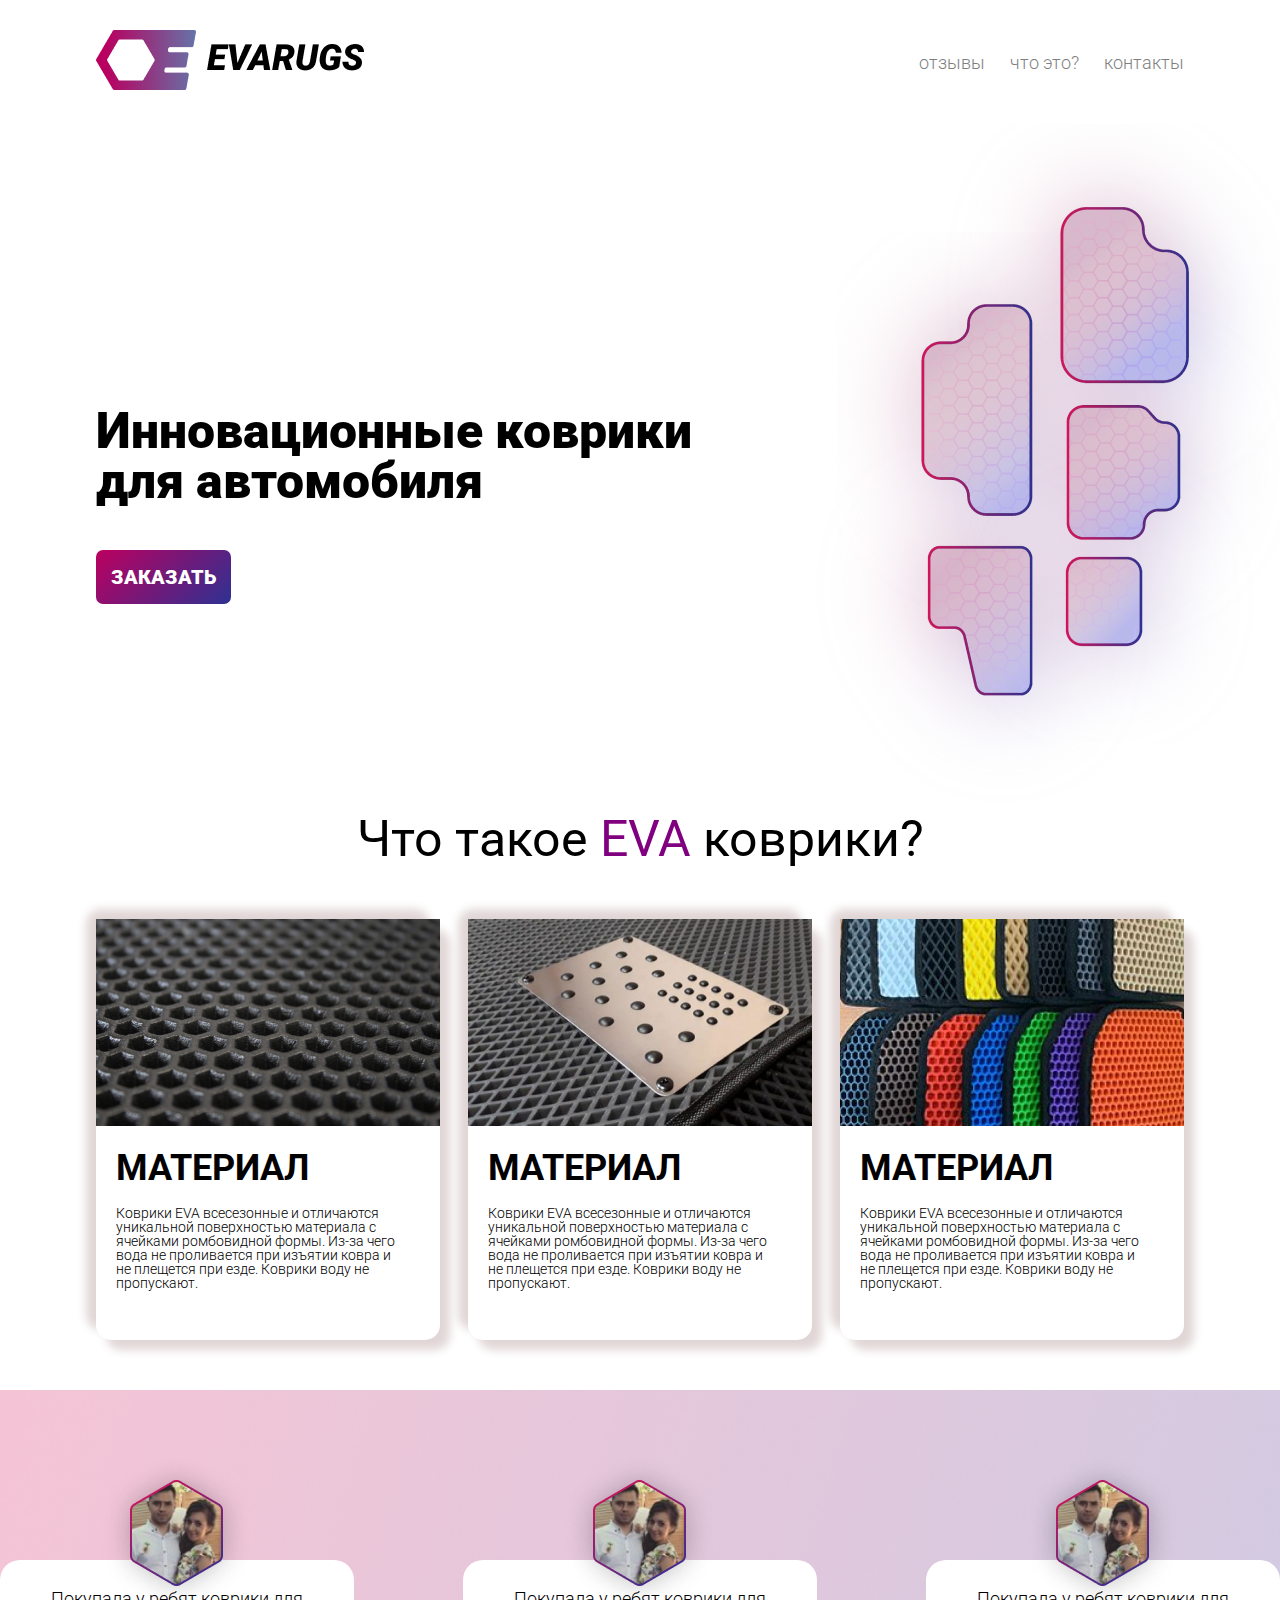
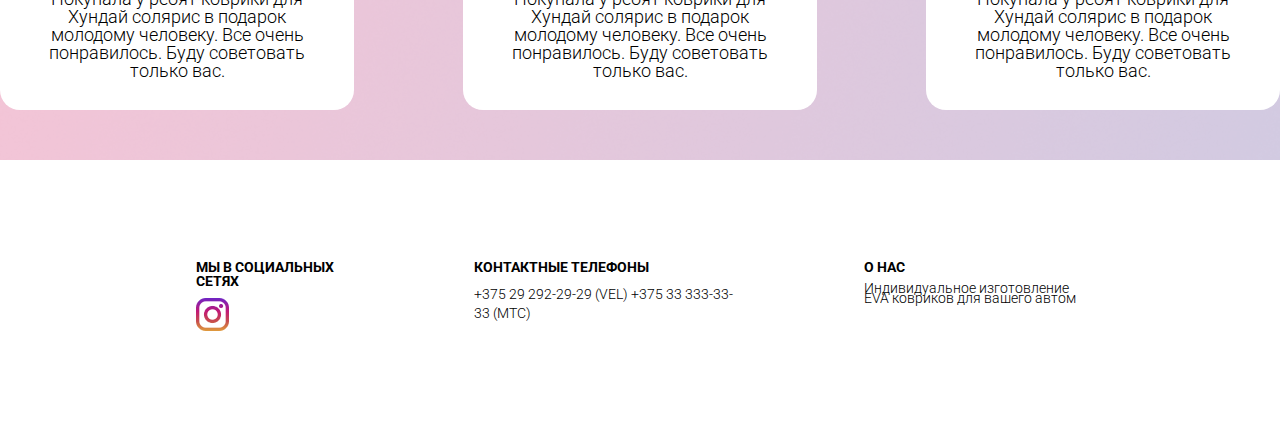
<file: index.html>
<!DOCTYPE html>
<html lang="en">
<head>
    <meta charset="UTF-8">
    <meta name="viewport" content="width=device-width, initial-scale=1.0">
    <title>Responsive</title>
    <link rel="preconnect" href="https://fonts.googleapis.com">
<link rel="preconnect" href="https://fonts.gstatic.com" crossorigin>
<link href="https://fonts.googleapis.com/css2?family=Livvic:ital,wght@0,100;0,200;0,300;0,400;0,500;0,600;0,700;0,900;1,100;1,200;1,300;1,400;1,500;1,600;1,700;1,900&family=Roboto:ital,wght@0,100..900;1,100..900&display=swap" rel="stylesheet">
    <link rel="stylesheet" href="./main.css">
</head>
<body>
    <header>
        <div class="container">
            <nav class="header__nav">
                <a href="./index.html">
                    <img src="./Group 3.png" alt="">
                </a>
                <ul class="header__list">
                    <li class="header__item">
                        <a href="#" class="header__link">отзывы</a>
                    </li>
                    <li class="header__item">
                        <a href="#" class="header__link">что это?</a>
                    </li>
                    <li class="header__item">
                        <a href="#" class="header__link">контакты</a>
                    </li>
                </ul>
            </nav>
        </div>
    </header>
    <section class="hero">
        <div class="container">
            <div class="hero__wrapper">
                <div class="hero__textbox">
                    <h1 class="hero__title">
Инновационные коврики 
для автомобиля
                    </h1>
                    <a href="./about.html" class="hero__link">ЗАКАЗАТЬ</a>
                </div>
                <img class="bg" src="./коврф 1.png" alt="">
            </div>
        </div>
    </section>
    <section class="hero2">
        <div class="container">
            <h2 class="hero2_item">
                Что такое <span class="span">EVA </span>коврики?
            </h2>
           <div class="hero2__wrapper">
            <div class="hero2_box">
                <img class="hero2__img" src="./image00004 1.jpg" alt="">
                <h2 class="hero2-item2">
                    МАТЕРИАЛ
                </h2>
                <p class="hero2__text">
                    Коврики EVA всесезонные и отличаются уникальной поверхностью материала с ячейками ромбовидной формы. Из-за чего вода не проливается при изъятии ковра и не плещется при езде. Коврики воду не пропускают.
                </p>
            </div>
            <div class="hero2_box">
                <img class="hero2__img" src="./file 1.jpg" alt="">
                <h2 class="hero2-item2">
                    МАТЕРИАЛ
                </h2>
                <p class="hero2__text">
                    Коврики EVA всесезонные и отличаются уникальной поверхностью материала с ячейками ромбовидной формы. Из-за чего вода не проливается при изъятии ковра и не плещется при езде. Коврики воду не пропускают.
                </p>
            </div>
            <div class="hero2_box">
                <img class="hero2__img" src="./kov1-1-300x225 1.jpg" alt="">
                <h2 class="hero2-item2">
                    МАТЕРИАЛ
                </h2>
                <p class="hero2__text">
                    Коврики EVA всесезонные и отличаются уникальной поверхностью материала с ячейками ромбовидной формы. Из-за чего вода не проливается при изъятии ковра и не плещется при езде. Коврики воду не пропускают.
                </p>
            </div>
           </div>
        </div>
    </section>
    <section class="hero3">
        <div class=" hero3-wrapper">
            <div class="hero3-box">
                <img class="hero3__img" src="./Mask Group.png" alt="">
                <p class="hero3-text">
                    Покупала у ребят коврики для Хундай солярис в подарок молодому человеку. Все очень понравилось. Буду советовать только вас.
                </p>
            </div>
            <div class="hero3-box">
                <img class="hero3__img" src="./Mask Group.png" alt="">
                <p class="hero3-text">
                    Покупала у ребят коврики для Хундай солярис в подарок молодому человеку. Все очень понравилось. Буду советовать только вас.
                </p>
            </div>
            <div class="hero3-box">
                <img class="hero3__img" src="./Mask Group.png" alt="">
                <p class="hero3-text">
                    Покупала у ребят коврики для Хундай солярис в подарок молодому человеку. Все очень понравилось. Буду советовать только вас.
                </p>
            </div>
        </div>
    </section>
    <footer>
        <div class="container footer__wrapper">
            <div class="footer__box">
                <p class="footer__text">
                    МЫ В СОЦИАЛЬНЫХ СЕТЯХ
                </p>
                <img class="footer__logo" src="./512px-Instagram_new 1.png" alt="">
            </div>
            <div class="footer__box">
                <p class="footer__text">
                    КОНТАКТНЫЕ ТЕЛЕФОНЫ
                </p>
                <a class="footer__link" href="">+375 29 292-29-29 (VEL)
                    +375 33 333-33-33 (МТС)</a>

            </div>
            <div class="footer__box">
                <h3 class="footer__text">
                    О НАС
                </h3>
  <p class="footer__link">Индивидуальное изготовление EVA ковриков для вашего автом</p>
            </div>
        </div>
    </footer>
</body>
</html>
</file>
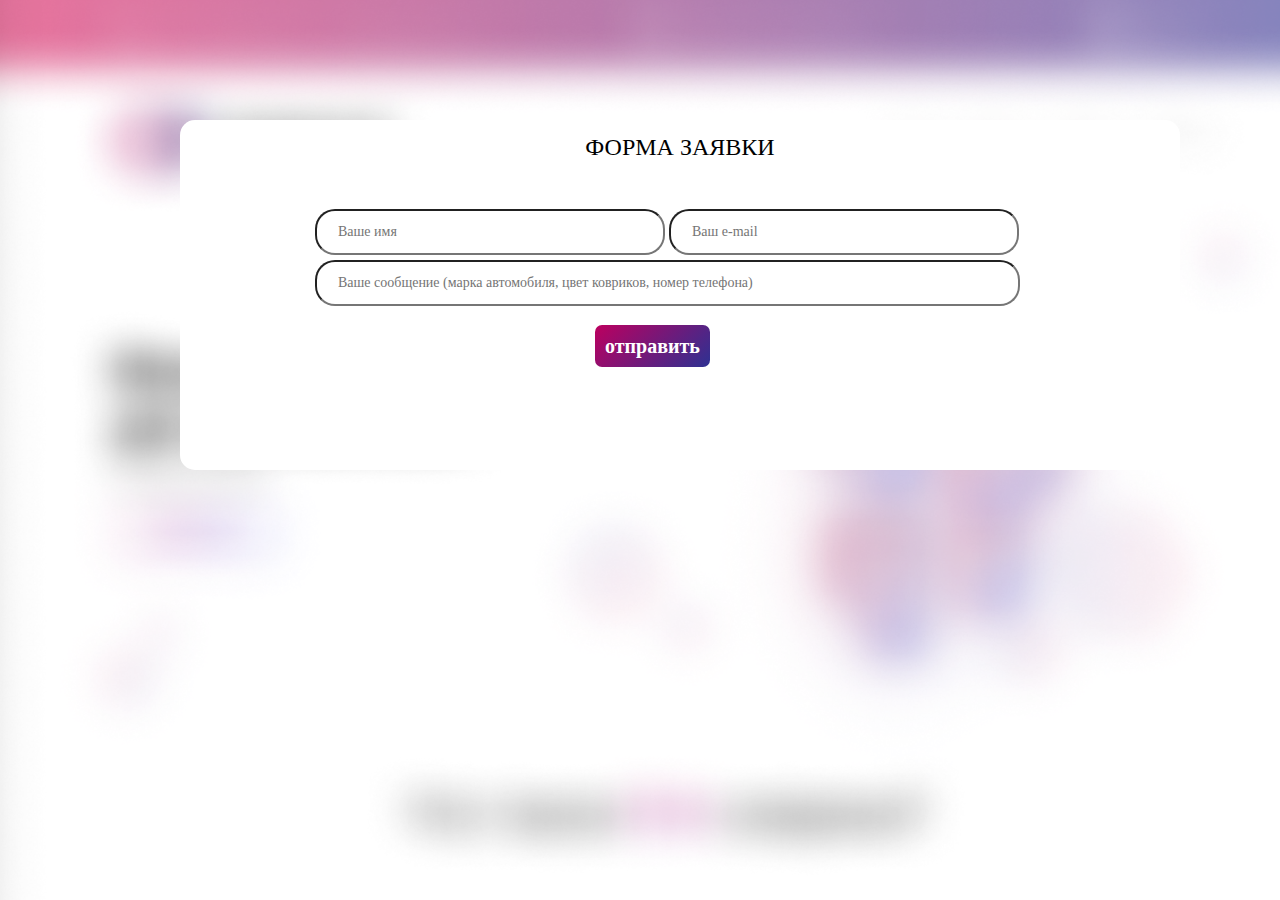
<file: about.html>
<!DOCTYPE html>
<html lang="en">
<head>
    <meta charset="UTF-8">
    <meta name="viewport" content="width=device-width, initial-scale=1.0">
    <title>Responsive</title>
    <link rel="stylesheet" href="./main.css">
</head>
<body>
    <div class="bg_img">
        <div class="card-all">
             <h2 class="about_wrapper">ФОРМА ЗАЯВКИ</h2>
        <form action="">
            <input class="name" type="name" placeholder="Ваше имя">
            <input class="email" type="email" placeholder="Ваш e-mail">
            <input class="text" type="text" placeholder="Ваше сообщение (марка автомобиля, цвет ковриков, номер телефона)">
        </form>
        <a href="" class="about__link">отправить</a>
        </div>
       
    </div>
</body>
</html>
</file>
<file: main.css>
*{
    margin: 0;
    padding: 0;
    box-sizing: border-box;
    list-style: none;
    text-decoration: none;
    font-family:"Roboto";
}
.container{
    max-width: 100%;
    width: 85%;
    margin: 0 auto;
}
.header__nav{
    padding: 30px 0;
    display: flex;
    align-items: center;
    justify-content: space-between;
}
.header__list{
    display: flex;
    align-items: center;
    gap: 25px;
}
.header__link{

font-weight: 300;
font-size: 18px;;
color: grey;
transition: 0.5 ease-in-out;
}
.header__link:hover{
    color: red;
}
.hero__wrapper{
    display: flex;
    justify-content: space-between;
    align-items: center;
}
.hero__title{
    width: 690px;
font-weight: 900;
font-size: 50px;
line-height: 100%;
color: black;

}
.hero__link{
    position: relative;
    top:60px;
    max-width: 180px;
    width: 100%;
    border-radius: 7px;
    color: white;
    padding: 15px;
    font-size: 20px;
    font-weight: 900;
    line-height: 23px;
    border-radius: 7px;
    background: linear-gradient(135.87deg, rgb(185, 1, 96) 2.23%,rgb(46, 49, 146) 99.506%);
}
.about__link{
    position: relative;
    top:80px;
    left: 400px;
    max-width: 180px;
    width: 100%;
    border-radius: 7px;
    color: white;
    padding: 10px;
    font-size: 20px;
    font-weight: 900;
    line-height: 23px;
    border-radius: 7px;
    background: linear-gradient(135.87deg, rgb(185, 1, 96) 2.23%,rgb(46, 49, 146) 99.506%);
}
.hero2_item{
    font-size: 50px;
    font-weight: 400;
    line-height: 59px;
    letter-spacing: 0%;
    text-align: center;
    .span{
       color: purple;
    }
}
.hero2_box{
    border-radius: 15px;
    transition: all 200ms ease-in-out;
width: 344px;
    box-shadow: 10px 10px 10px rgb(225, 214, 214),-10px -10px 10px  rgb(225, 214, 214);
}
.hero2_box:hover{
transform:  scale(1.1);

}
.hero2-item2{
    margin: 20px 20px;
font-weight: 700;
font-size: 36px;
line-height: 100%;
}
.hero2__text{
margin: 20px 20px;
padding-bottom: 30px;
font-weight: 300;
font-size: 14px;
line-height: 100%;
width:289px ;
}
.hero2__wrapper{
    margin: 50px 0;
    display: flex;
    justify-content: space-between;
}
.hero3{
    background-image: url(./Rectangle\ 6.png);
    background-size: cover;
    background-repeat: no-repeat;
    width: 100%;
    padding-bottom: 50px;
}
.hero3-text{
font-weight: 300;
font-size: 18px;
line-height: 100%;
text-align: center;
width: 354px;
background-color: #fff;
padding: 30px 40px;
border-radius: 20px;
}
.hero3__img{
   position: relative;
   top: 60px;
   left: 100px;
}
.hero3-wrapper{
    display: flex;
    justify-content: space-between;
}
.footer__text{ 
font-weight: 700;
font-size: 14px;
line-height: 100%;
margin-bottom: 10px;
}
.footer__link{
    width: 220px;
color: black;
font-weight: 300;
font-size: 14px;
line-height: 9.5px;
}
.footer__wrapper{
    padding: 100px;
    display: flex;
 justify-content: center;
 gap: 120px;
}
.bg_img{
    background-image: url(./Rectangle\ 18.png);
    background-repeat: no-repeat;
    background-size: cover;
    width: 100%;
    height: 100vh;
}
.about_wrapper{
font-weight: 500;
font-size: 24px;
line-height: 100%;
text-align: center;

}
form{
 margin: 50px 0  0 120px;
}
input{
font-weight: 300;
font-size: 14px;
line-height: 100%;
padding: 13px 21px;
border-radius: 20px;
}

.name{
    width: 350px;
}
.email{
    width: 350px;
}
.text{
    width: 705px;
    position: absolute;
    top: 140px;
    left: 135px;
}
.card-all{
    padding: 15px;
    border-radius: 15px;
    position: absolute;
    top: 120px;
    left: 180px;
    width: 1000px;
    height: 350px;
    background-color: #fff;
}
@media (max-width:1000px){
    .hero__title{
        font-size: 40px;
    }
    .bg{
        max-width:40%;
        width: 100%;
    }
}
@media (max-width:768px) {
    .header__list{
        display: none;
    }
    .hero__title{
        width: 450px;
    font-weight: 900;
    font-size: 40px;
    line-height: 100%;
    color: black;
    }
    .hero2_box{
        width: 100%;
    }
    .hero2_box:hover{
        transform: none;
    }
    .hero2__wrapper{
        margin: 30px 0;
        flex-direction: column;
        gap: 40px;
    }
    
    .hero2__img{
        width: 100%;
        height: 200px;
    }
    .hero2__text{
        margin: 20px 20px;
        padding-bottom: 30px;
        font-weight: 300;
        font-size: 14px;
        line-height: 100%;
        width:500px ;
        }
    .hero3-wrapper{
        flex-direction: column;
    }   
    .hero3-text{
        font-weight: 300;
        font-size: 18px;
        line-height: 100%;
        text-align: center;
        width:85%;
        margin: 0 auto;
        background-color: #fff;
        padding: 50px 40px;
        border-radius: 20px;
      
        } 
    .hero3__img{
   position: relative;
   top: 60px;
   left: 300px;
}    
.hero3-text:hover{
    box-shadow: 10px 10px 10px plum;
}
}
@media (max-width:450px) {
    .header__nav{
        justify-content: center;
    }
    .bg{
        display: none;
    }
    .hero__title{
        color: rgb(0, 0, 0);
font-family: Roboto;
font-size: 25px;
font-weight: 900;
line-height: 25px;
width: 250px;
text-align: center;
    }
.hero{
    background-image: url(./подложка\ 1.png);
    background-repeat: no-repeat;
    background-size: cover;
    width: 100%;
    height: 256px;
}
.hero__wrapper{
    justify-content: center;
}
.hero__link{
    position: relative;
left: 80px;
    padding: 10px;
    max-width: 93px;
    width: 100%;
    color: rgb(255, 255, 255);
font-size: 10px;
font-weight: 900;
line-height: 12px;
text-align: center;
    border-radius: 7px;
    background: linear-gradient(135.87deg, rgb(185, 1, 96) 2.238%,rgb(46, 49, 146) 99.522%);
}
.hero2_item{
    font-weight: 400;
    font-size: 20px;
    line-height: 100%;
    text-align: center;
    .span{
       color: purple;
    }
}

.hero2__text{
    margin: 20px 20px;
    padding-bottom: 30px;
    font-weight: 300;
    font-size: 14px;
    line-height: 100%;
    width:289px ;
    }
    .hero3__img{
        position: relative;
        top: 60px;
        left: 150px;
 }  
 .footer__wrapper{
    padding: 100px;
flex-direction: column;
gap: 30px;
}
}
</file>
